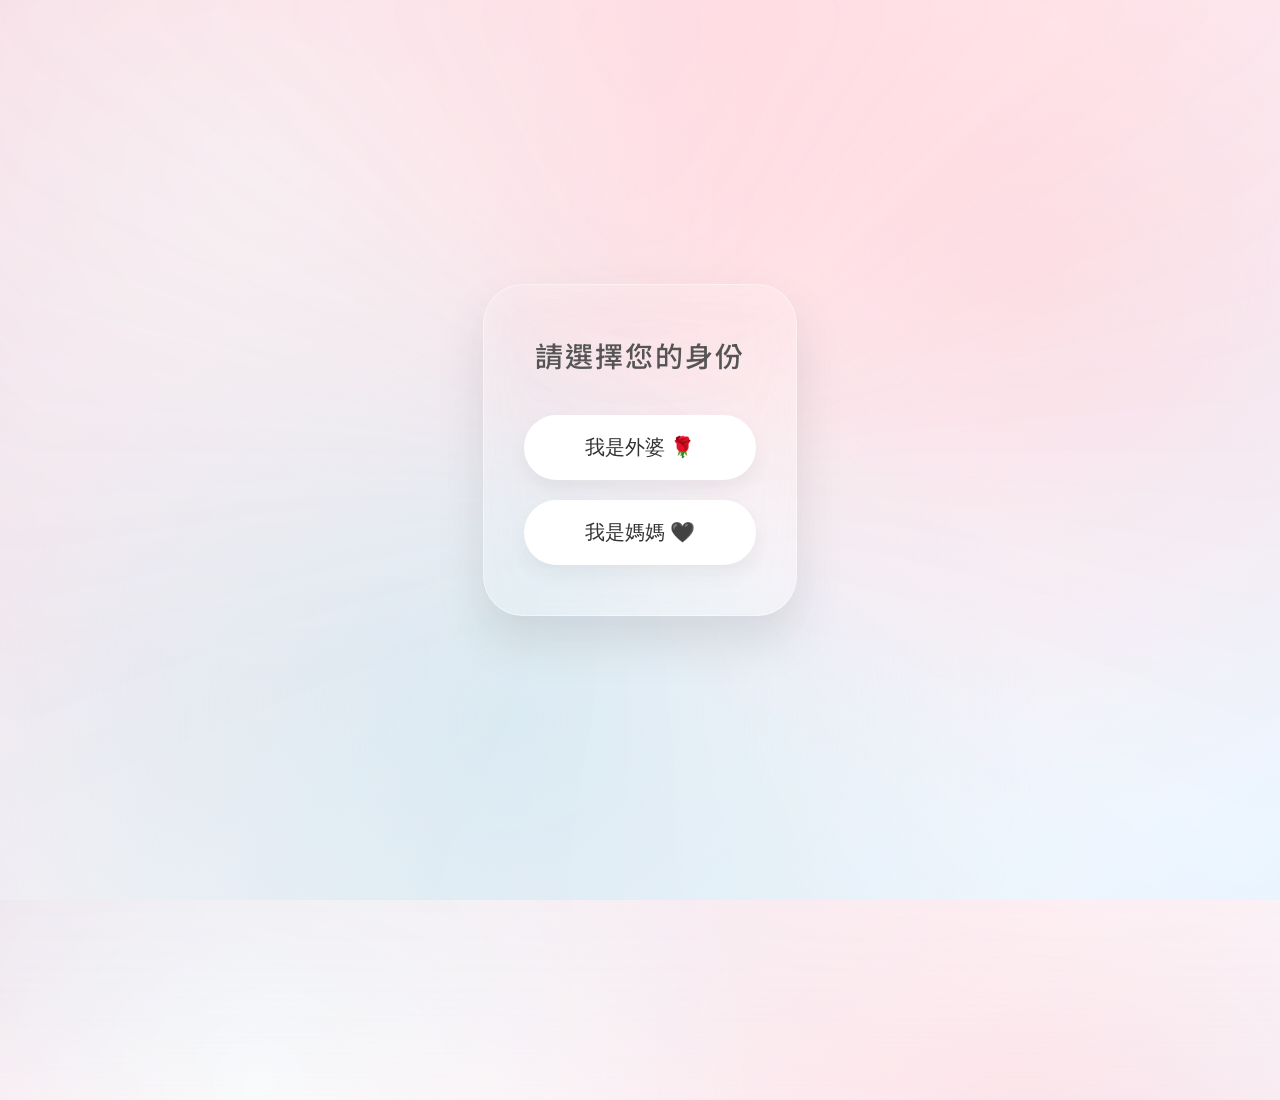
<file: index.html>
<!DOCTYPE html>
<html lang="zh-TW">
<head>
    <meta charset="UTF-8">
    <meta name="viewport" content="width=device-width, initial-scale=1.0">
    <title>母親節專屬驚喜</title>
    <link href="https://fonts.googleapis.com/css2?family=Noto+Sans+TC:wght@300;400;500;700&display=swap" rel="stylesheet">
    <style>
        /* ===== 基礎設定與進場動畫 ===== */
        * {
            margin: 0;
            padding: 0;
            box-sizing: border-box;
        }

        @keyframes pageFadeIn {
            from { opacity: 0; transform: translateY(10px); }
            to { opacity: 1; transform: translateY(0); }
        }

        body {
            height: 100vh;
            overflow: hidden;
            display: flex;
            justify-content: center;
            align-items: center;
            font-family: 'Noto Sans TC', sans-serif;
            animation: pageFadeIn 1s ease-out forwards;
            
            /* 與主頁一致的夢幻背景 */
            background: 
                radial-gradient(circle at 20% 20%, rgba(255,255,255,.9), transparent 40%),
                radial-gradient(circle at 80% 30%, rgba(255,182,193,.35), transparent 45%),
                radial-gradient(circle at 40% 80%, rgba(173,216,230,.35), transparent 50%),
                linear-gradient(135deg, #ffe4ec, #fff7fa, #e6f3ff);
        }

        /* ===== 背景流動光影 ===== */
        body::before {
            content: "";
            position: absolute;
            inset: -200px;
            background: conic-gradient(
                from 0deg,
                rgba(255,182,193,0.3),
                rgba(255,255,255,0.2),
                rgba(173,216,230,0.2),
                rgba(255,182,193,0.3)
            );
            filter: blur(90px);
            animation: spin 20s linear infinite;
            z-index: 0;
        }

        @keyframes spin {
            from { transform: rotate(0deg); }
            to { transform: rotate(360deg); }
        }

        /* ===== 登入容器 ===== */
        .login-container {
            position: relative;
            z-index: 10;
            text-align: center;
            padding: 50px 40px;
            background: rgba(255, 255, 255, 0.25);
            backdrop-filter: blur(20px);
            -webkit-backdrop-filter: blur(20px);
            border-radius: 40px;
            border: 1px solid rgba(255, 255, 255, 0.4);
            box-shadow: 0 25px 50px rgba(0, 0, 0, 0.1);
        }

        h1 {
            color: #555; /* 使用深灰色，質感更好 */
            font-size: 28px;
            margin-bottom: 40px;
            letter-spacing: 2px;
            font-weight: 500;
        }

        /* ===== 華麗按鈕組 ===== */
        .btn-group {
            display: flex;
            flex-direction: column;
            gap: 20px;
        }

        .btn {
            position: relative;
            padding: 18px 60px;
            font-size: 20px;
            font-weight: 500;
            border: none;
            border-radius: 999px;
            cursor: pointer;
            transition: all 0.4s cubic-bezier(0.175, 0.885, 0.32, 1.275);
            overflow: hidden;
            background: white;
            color: #333; /* 按鈕文字黑色/深灰 */
            box-shadow: 0 10px 20px rgba(0, 0, 0, 0.05);
            border: 1px solid rgba(255, 255, 255, 0.8);
        }

        /* 按鈕內的動態漸層 */
        .btn::before {
            content: "";
            position: absolute;
            top: 0;
            left: -100%;
            width: 100%;
            height: 100%;
            background: linear-gradient(
                90deg,
                transparent,
                rgba(255, 182, 193, 0.4),
                transparent
            );
            transition: 0.5s;
        }

        .btn:hover {
            transform: translateY(-5px) scale(1.05);
            box-shadow: 0 15px 30px rgba(255, 182, 193, 0.4);
            color: #d96c87; /* 懸停時變色 */
        }

        .btn:hover::before {
            left: 100%;
        }

        /* 外婆按鈕專屬色（玫瑰粉） */
        .btn-grandma:hover {
            border-color: #ffb6c1;
        }

        /* 媽媽按鈕專屬色（酷洛米紫/灰） */
        .btn-mom:hover {
            border-color: #b19cd9;
        }

        /* 離場動畫層 */
        .transition-overlay {
            position: fixed;
            inset: 0;
            background: white;
            opacity: 0;
            pointer-events: none;
            z-index: 9999;
            transition: 0.6s ease;
        }

        .transition-overlay.active {
            opacity: 1;
        }
    </style>
</head>
<body>

    <div class="transition-overlay" id="overlay"></div>

    <div class="login-container">
        <h1>請選擇您的身份</h1>
        <div class="btn-group">
            <button onclick="selectUser('grandma')" class="btn btn-grandma">我是外婆 🌹</button>
            <button onclick="selectUser('mom')" class="btn btn-mom">我是媽媽 🖤</button>
        </div>
    </div>

    <script>
        function selectUser(user) {
            const overlay = document.getElementById('overlay');
            localStorage.setItem('userRole', user);
            
            // 觸發離場視覺效果
            overlay.classList.add('active');
            document.querySelector('.login-container').style.transform = 'scale(0.9)';
            document.querySelector('.login-container').style.opacity = '0';
            document.querySelector('.login-container').style.transition = '0.6s';

            // 延遲跳轉確保動畫跑完
            setTimeout(() => {
                window.location.href = 'splash.html';
            }, 600);
        }
    </script>
</body>
</html>
</file>
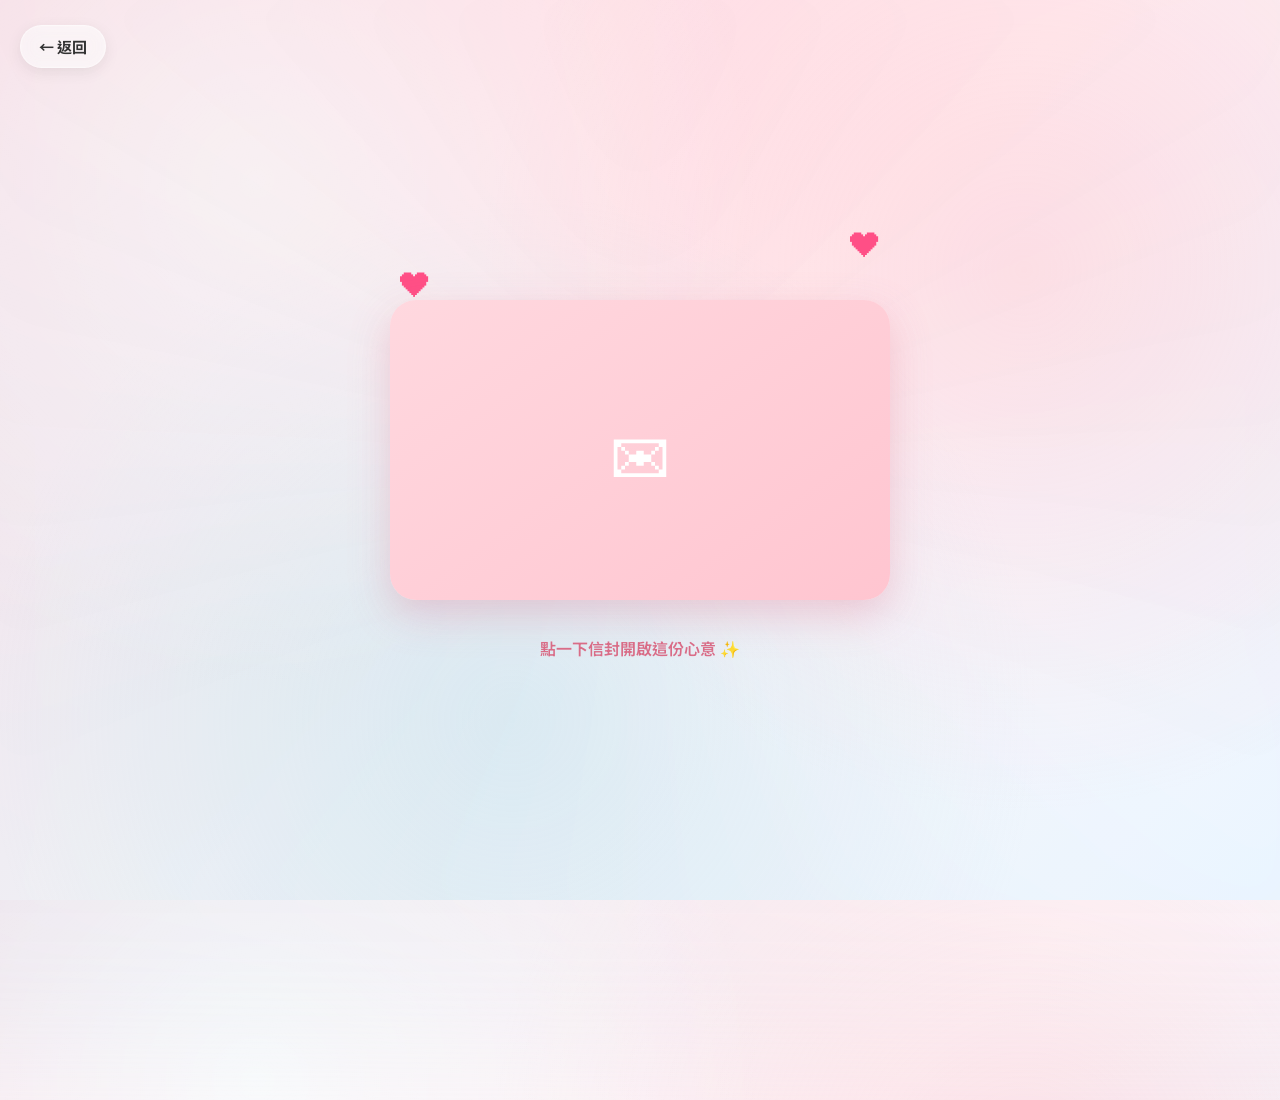
<file: letter.html>
<!DOCTYPE html>
<html lang="zh-TW">
<head>
    <meta charset="UTF-8">
    <meta name="viewport" content="width=device-width, initial-scale=1.0">
    <title>母親節專屬信件</title>
    <link href="https://fonts.googleapis.com/css2?family=Noto+Sans+TC:wght@300;400;500;700&display=swap" rel="stylesheet">

    <style>
        /* ===== 基礎配置 ===== */
        * { margin: 0; padding: 0; box-sizing: border-box; }

        @keyframes pageFadeIn { from { opacity: 0; } to { opacity: 1; } }

        body {
            height: 100vh;
            width: 100vw;
            overflow: hidden;
            display: flex;
            justify-content: center; /* 水平置中 */
            align-items: center;     /* 垂直置中：確保信封在正中央 */
            font-family: 'Noto Sans TC', sans-serif;
            position: relative;
            animation: pageFadeIn 0.8s ease forwards;
            background:
                radial-gradient(circle at 20% 20%, rgba(255,255,255,.9), transparent 40%),
                radial-gradient(circle at 80% 30%, rgba(255,182,193,.35), transparent 45%),
                radial-gradient(circle at 40% 80%, rgba(173,216,230,.35), transparent 50%),
                linear-gradient(135deg, #ffe4ec, #fff7fa, #e6f3ff);
        }

        /* ===== 動態背景特效 ===== */
        body::before {
            content: "";
            position: absolute;
            inset: -200px;
            background: conic-gradient(from 0deg, rgba(255,182,193,.25), rgba(255,255,255,.2), rgba(173,216,230,.2), rgba(255,182,193,.25));
            filter: blur(90px);
            animation: spin 18s linear infinite;
            z-index: 0;
        }

        /* ===== 返回鍵：確保永遠在最上層且不遮擋中央 ===== */
        .back-btn {
            position: fixed;
            top: 25px;
            left: 20px;
            padding: 10px 18px;
            border-radius: 999px;
            background: rgba(255,255,255,0.6);
            backdrop-filter: blur(10px);
            color: #333;
            font-size: 15px;
            font-weight: 700;
            border: 1px solid rgba(255,255,255,0.4);
            cursor: pointer;
            box-shadow: 0 4px 15px rgba(0,0,0,0.08);
            transition: .3s ease;
            z-index: 1000; /* 最高層級 */
        }

        .back-btn:hover { transform: scale(1.05); background: white; }

        /* ===== 信件容器：核心置中與展開邏輯 ===== */
        .container {
            position: relative;
            width: 500px;
            height: 300px; /* 初始高度與信封一致 */
            display: flex;
            justify-content: center;
            align-items: center; 
            z-index: 5;
        }

        .letter {
            position: absolute;
            width: 90%;
            height: 100%; /* 初始高度縮在信封內 */
            background: rgba(255,255,255,0.98);
            border-radius: 28px;
            padding: 40px 15px 40px 40px; 
            line-height: 2.2;
            color: #555;
            box-shadow: 0 10px 30px rgba(0,0,0,0.1);
            transition: 1s cubic-bezier(0.4, 0, 0.2, 1);
            overflow: hidden;
            z-index: 1;
            opacity: 0;
            transform: scale(0.9); /* 初始微縮小 */
        }

        /* 內容滾動區 */
        .content {
            height: 100%;
            overflow-y: auto;
            padding-right: 20px;
        }

        .content::-webkit-scrollbar { width: 5px; }
        .content::-webkit-scrollbar-thumb { background: #f3c7cf; border-radius: 10px; }

        .letter::before {
            content: "";
            position: absolute;
            inset: 18px;
            border: 2px dashed #f3c7cf;
            border-radius: 22px;
            pointer-events: none;
            z-index: 2;
        }

        .content h2 { color: #d96c87; margin-bottom: 15px; }
        .content p { font-size: 18px; margin-bottom: 15px; opacity: 0; transform: translateY(20px); transition: .6s; }

        /* ===== 信封樣式 ===== */
        .envelope {
            position: absolute;
            width: 100%;
            height: 100%;
            cursor: pointer;
            transition: 0.8s ease;
            z-index: 10;
        }

        .envelope-back {
            position: absolute;
            inset: 0;
            background: linear-gradient(145deg, #ffd8df, #ffc5d0);
            border-radius: 26px;
            box-shadow: 0 15px 40px rgba(217, 108, 135, 0.3);
            display: flex;
            justify-content: center;
            align-items: center;
        }

        /* ===== 打開後的狀態：從中心向上下展開 ===== */
        .open .envelope {
            transform: translateY(150px); /* 信封往下掉 */
            opacity: 0;
            pointer-events: none;
        }

        .open .letter {
            opacity: 1;
            /* 關鍵：scale 讓它感覺是從中心長大的，height 往上下拉長 */
            transform: scale(1.02); 
            height: 80vh; 
            max-height: 550px;
            z-index: 11;
        }

        .open .content p { opacity: 1; transform: translateY(0); transition-delay: 0.3s; }

        /* ===== 裝飾 ===== */
        .heart { position: absolute; color: #ff4f86; font-size: 30px; animation: float 3s infinite; }
        .h1 { top: -40px; left: 10px; }
        .h2 { top: -80px; right: 10px; }

        .tip {
            position: absolute;
            bottom: -60px;
            width: 100%;
            text-align: center;
            color: #d96c87;
            font-weight: 600;
            animation: float 2s infinite;
        }

        .petals span {
            position: absolute;
            top: -10%;
            width: 12px;
            height: 12px;
            background: rgba(255,182,193,.8);
            border-radius: 50% 50% 50% 0;
            animation: fall 10s linear infinite;
        }

        @keyframes float { 0%, 100% { transform: translateY(0); } 50% { transform: translateY(-15px); } }
        @keyframes spin { from { transform: rotate(0deg); } to { transform: rotate(360deg); } }
        @keyframes fall { 0% { transform: translateY(-10%) rotate(0deg); opacity: 0; } 10% { opacity: 1; } 100% { transform: translateY(110vh) rotate(360deg); opacity: 0; } }

        /* 手機版適應：確保不會撞到返回鍵 */
        @media (max-width: 550px) {
            .back-btn { top: 15px; left: 15px; padding: 8px 14px; font-size: 13px; }
            .container { width: 90vw; }
            .letter { width: 95%; padding: 30px 10px 30px 20px; }
        }
    </style>
</head>

<body>
    <!-- 返回鍵 -->
    <div class="back-btn" onclick="goBack()">← 返回</div>
    
    <div class="petals" id="petal-container"></div>

    <div class="container">
        <!-- 裝飾心形 -->
        <div class="heart h1">❤</div>
        <div class="heart h2">❤</div>

        <!-- 信紙部分 -->
        <div class="letter">
            <div class="content">
                <h2>To <span id="title-role">Mom</span></h2>
                <p>親愛的<span id="target"></span>：</p>
                <p>這是一個特別為您製作的小驚喜。</p>
                <p>謝謝您在過去的日子裡，總是給予我最溫暖的支持與照顧。無論我遇到什麼困難，只要想到家，心裡就充滿了力量。</p>
                <p>雖然平常我可能不常把感謝掛在嘴邊，但在這個屬於您的日子，我真的很想對您說：您辛苦了！</p>
                <p>願這份小小的禮物能帶給您好心情，也希望您在未來的每一天，都能像今天一樣笑得燦爛，身體健康，事事順心。</p>
                <p>我們一起創造了許多美好的回憶，未來我也會一直陪伴在您身邊，讓我們繼續幸福下去吧！</p>
                <p>再次祝您 母親節快樂，我愛您！❤</p>
                <p style="text-align: right; margin-top: 30px;">您的孩子 敬上</p>
            </div>
        </div>

        <!-- 信封部分 -->
        <div class="envelope" onclick="openLetter()">
            <div class="envelope-back">
                <span style="color: white; font-size: 60px;">✉</span>
            </div>
            <div class="tip">點一下信封開啟這份心意 ✨</div>
        </div>
    </div>

    <script>
        const role = localStorage.getItem('userRole') || 'mom';
        document.getElementById('target').innerText = (role === 'mom') ? '媽媽' : '外婆';
        document.getElementById('title-role').innerText = (role === 'mom') ? 'Mom' : 'Grandma';

        const petalContainer = document.getElementById('petal-container');
        for (let i = 0; i < 8; i++) {
            const span = document.createElement('span');
            span.style.left = (Math.random() * 100) + '%';
            span.style.animationDelay = (Math.random() * 5) + 's';
            span.style.animationDuration = (Math.random() * 5 + 5) + 's';
            petalContainer.appendChild(span);
        }

        function openLetter() {
            document.querySelector('.container').classList.add('open');
        }

        function goBack() {
            document.body.style.opacity = '0';
            setTimeout(() => {
                window.location.href = 'main.html';
            }, 300);
        }
    </script>
</body>
</html>
</file>
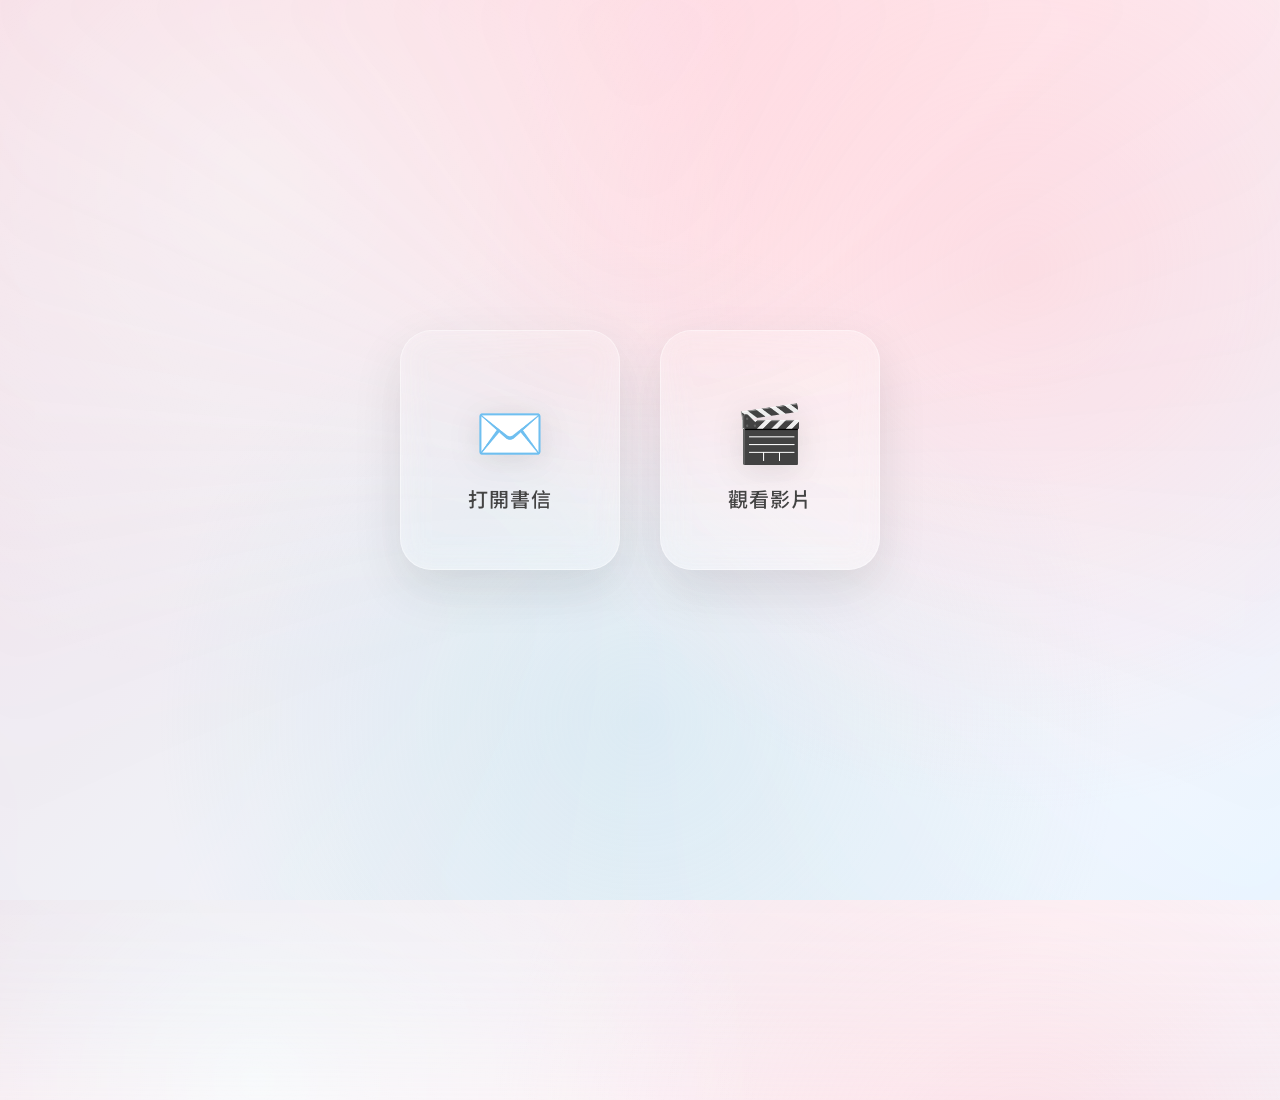
<file: main.html>
<!DOCTYPE html>
<html lang="zh-TW">
<head>
<meta charset="UTF-8">
<meta name="viewport" content="width=device-width, initial-scale=1.0">
<title>母親節快樂 - 首頁</title>

<link href="https://fonts.googleapis.com/css2?family=Noto+Sans+TC:wght@300;400;500;700&display=swap" rel="stylesheet">

<style>
/* ======================
    🌌 基礎與防閃爍動畫
====================== */
* {
    margin: 0;
    padding: 0;
    box-sizing: border-box;
}

@keyframes pageFadeIn {
    from { opacity: 0; transform: scale(1.02); }
    to { opacity: 1; transform: scale(1); }
}

body {
    margin: 0;
    height: 100vh;
    overflow: hidden;
    display: flex;
    justify-content: center;
    align-items: center;
    font-family: 'Noto Sans TC', sans-serif;
    /* 防止換頁瞬間閃爍 */
    animation: pageFadeIn 0.8s ease-out forwards;

    background:
    radial-gradient(circle at 20% 20%, rgba(255,255,255,.9), transparent 40%),
    radial-gradient(circle at 80% 30%, rgba(255,182,193,.35), transparent 45%),
    radial-gradient(circle at 50% 80%, rgba(173,216,230,.35), transparent 50%),
    linear-gradient(135deg, #ffe4ec, #fff7fb, #e6f3ff);
}

/* 🌈 流動光層 */
body::before {
    content: "";
    position: absolute;
    inset: -200px;
    background: conic-gradient(
        from 0deg,
        rgba(255,182,193,.3),
        rgba(255,255,255,.2),
        rgba(173,216,230,.2),
        rgba(255,182,193,.3)
    );
    filter: blur(90px);
    animation: spin 18s linear infinite;
    z-index: 0;
}

/* ======================
    📦 主選單
====================== */
.main-menu {
    display: flex;
    gap: 40px;
    z-index: 2;
}

/* ======================
    💎 卡片樣式
====================== */
.card {
    width: 220px;
    height: 240px;
    background: rgba(255,255,255,0.3);
    backdrop-filter: blur(15px);
    -webkit-backdrop-filter: blur(15px);
    border-radius: 32px;
    display: flex;
    flex-direction: column;
    justify-content: center;
    align-items: center;
    box-shadow: 0 20px 50px rgba(0,0,0,0.1);
    border: 1px solid rgba(255,255,255,0.4);
    cursor: pointer;
    position: relative;
    overflow: hidden;
    transition: all 0.4s cubic-bezier(0.175, 0.885, 0.32, 1.275);
}

.card:hover {
    transform: translateY(-15px) scale(1.05);
    background: rgba(255,255,255,0.5);
    box-shadow: 0 30px 60px rgba(255,182,193,0.4);
}

/* ✨ 光影掃過效果 */
.card::after {
    content: "";
    position: absolute;
    top: 0;
    left: -150%;
    width: 100%;
    height: 100%;
    background: linear-gradient(90deg, transparent, rgba(255,255,255,0.4), transparent);
    transform: skewX(-20deg);
    transition: 0.6s;
}

.card:hover::after {
    left: 150%;
}

.icon {
    font-size: 56px;
    margin-bottom: 15px;
    filter: drop-shadow(0 5px 15px rgba(0,0,0,0.1));
}

h2 {
    font-size: 20px;
    color: #444;
    font-weight: 500;
    letter-spacing: 1px;
}

/* ======================
    🚪 轉場遮罩
====================== */
.page-transition {
    position: fixed;
    inset: 0;
    background: linear-gradient(135deg, #ffb6c1, #cfe8ff);
    opacity: 0;
    pointer-events: none;
    z-index: 9999;
    transition: opacity 0.5s ease-in-out;
}

.page-transition.active {
    opacity: 1;
    pointer-events: all;
}

/* ======================
    🔁 動畫定義
====================== */
@keyframes spin {
    0% { transform: rotate(0deg); }
    100% { transform: rotate(360deg); }
}

/* 手機版優化 */
@media (max-width: 600px) {
    .main-menu {
        flex-direction: column;
        gap: 20px;
    }
    .card {
        width: 180px;
        height: 180px;
    }
}
</style>
</head>

<body>

<!-- 轉場層 -->
<div class="page-transition" id="transition"></div>

<!-- 主選單內容 -->
<div class="main-menu">

    <!-- 前往書信 -->
    <div class="card" onclick="goPage('letter.html')">
        <div class="icon">✉️</div>
        <h2>打開書信</h2>
    </div>

    <!-- 前往影片 -->
    <div class="card" onclick="goPage('video.html')">
        <div class="icon">🎬</div>
        <h2>觀看影片</h2>
    </div>

</div>

<script>
// 頁面跳轉邏輯
function goPage(url) {
    const transitionLayer = document.getElementById('transition');
    
    // 1. 啟動轉場遮罩（漸黑/漸色）
    transitionLayer.classList.add('active');
    
    // 2. 讓原本的內容縮小淡出
    document.querySelector('.main-menu').style.opacity = '0';
    document.querySelector('.main-menu').style.transform = 'scale(0.9)';
    document.querySelector('.main-menu').style.transition = '0.5s ease';

    // 3. 延遲跳頁，等待動畫完成
    setTimeout(() => {
        window.location.href = url;
    }, 500);
}

// 處理瀏覽器「上一頁」跳回時的狀態恢復
window.onpageshow = function(event) {
    if (event.persisted) {
        document.getElementById('transition').classList.remove('active');
        document.querySelector('.main-menu').style.opacity = '1';
        document.querySelector('.main-menu').style.transform = 'scale(1)';
    }
};
</script>

</body>
</html>
</file>
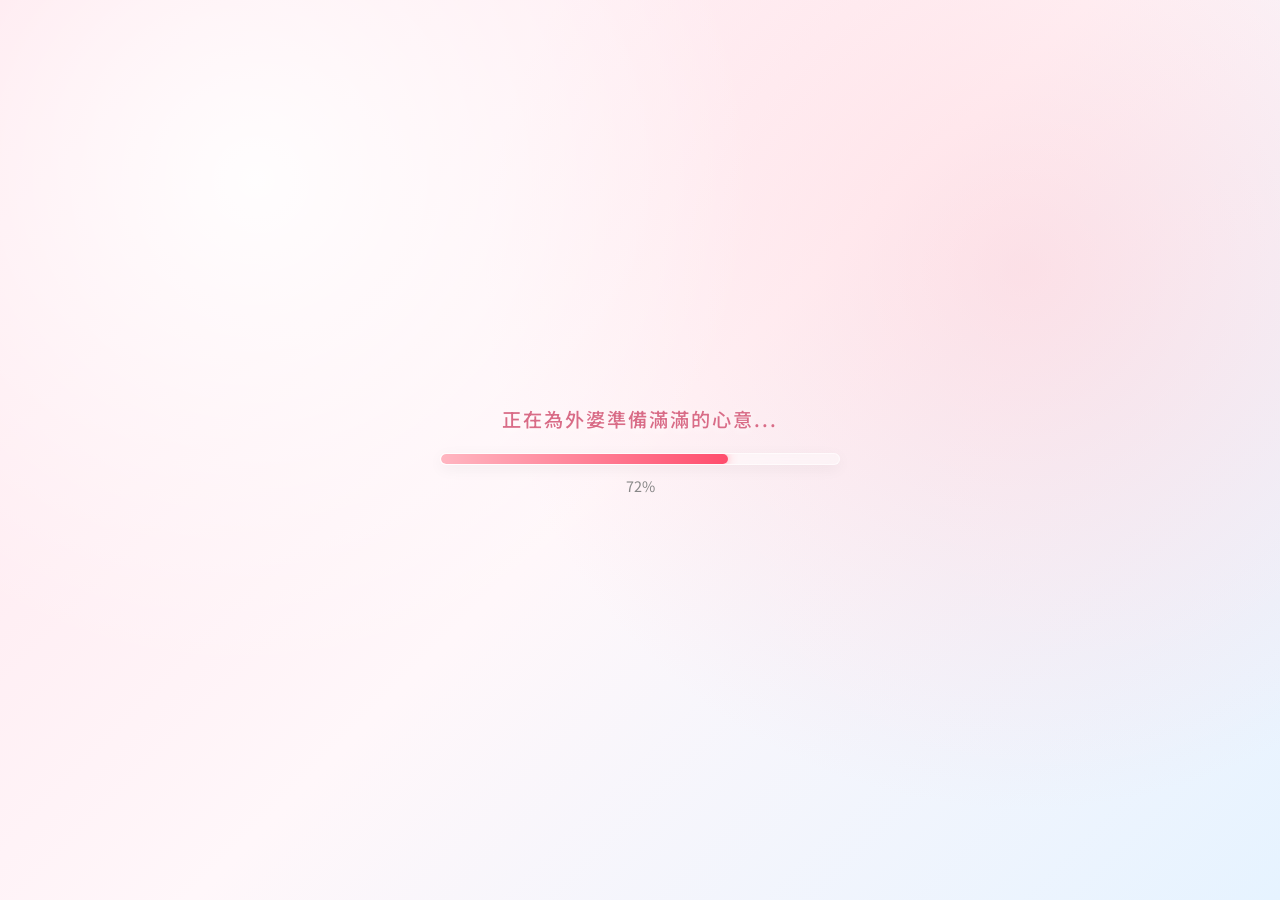
<file: splash.html>
<!DOCTYPE html>
<html lang="zh-TW">
<head>
    <meta charset="UTF-8">
    <meta name="viewport" content="width=device-width, initial-scale=1.0">
    <title>專屬驚喜製作中...</title>
    <link href="https://fonts.googleapis.com/css2?family=Noto+Sans+TC:wght@300;400;500;700&display=swap" rel="stylesheet">
    <style>
        /* ===== 基礎背景 (延續主視覺) ===== */
        * { margin: 0; padding: 0; box-sizing: border-box; }
        
        body {
            height: 100vh;
            overflow: hidden;
            display: flex;
            flex-direction: column;
            justify-content: center;
            align-items: center;
            font-family: 'Noto Sans TC', sans-serif;
            background: 
                radial-gradient(circle at 20% 20%, rgba(255,255,255,.9), transparent 40%),
                radial-gradient(circle at 80% 30%, rgba(255,182,193,.35), transparent 45%),
                linear-gradient(135deg, #ffe4ec, #fff7fa, #e6f3ff);
        }

        /* ===== 飄落動畫 ===== */
        .falling-item {
            position: fixed;
            top: -60px;
            z-index: 1;
            pointer-events: none;
            animation: fall linear forwards;
        }

        @keyframes fall {
            to { transform: translateY(110vh) rotate(360deg); }
        }

        /* ===== 進度條容器 ===== */
        .loader-wrapper {
            position: relative;
            z-index: 10;
            text-align: center;
            width: 80%;
            max-width: 400px;
        }

        .loading-text {
            font-size: 1.2rem;
            color: #d96c87;
            margin-bottom: 20px;
            font-weight: 500;
            letter-spacing: 2px;
            text-shadow: 0 2px 10px rgba(255,255,255,0.8);
        }

        /* 外層進度條軌道 */
        .progress-bar-bg {
            width: 100%;
            height: 12px;
            background: rgba(255, 255, 255, 0.4);
            border-radius: 20px;
            backdrop-filter: blur(5px);
            border: 1px solid rgba(255, 255, 255, 0.6);
            overflow: hidden;
            box-shadow: 0 4px 15px rgba(0,0,0,0.05);
        }

        /* 實際跑動的進度條 */
        .progress-fill {
            width: 0%;
            height: 100%;
            background: linear-gradient(90deg, #ffb6c1, #ff4d6d);
            border-radius: 20px;
            transition: width 0.1s linear;
            box-shadow: 0 0 10px rgba(255, 77, 109, 0.5);
        }

        .percentage {
            margin-top: 10px;
            font-size: 0.9rem;
            color: #888;
        }
    </style>
</head>
<body id="splash-body">

    <div class="loader-wrapper">
        <div class="loading-text" id="status-text">正在為您準備驚喜...</div>
        <div class="progress-bar-bg">
            <div class="progress-fill" id="progress"></div>
        </div>
        <div class="percentage" id="percent-num">0%</div>
    </div>

    <script>
        const role = localStorage.getItem('userRole');
        const container = document.getElementById('splash-body');
        const statusText = document.getElementById('status-text');
        const progressFill = document.getElementById('progress');
        const percentNum = document.getElementById('percent-num');

        // 1. 根據身份調整文字
        if (role === 'mom') {
            statusText.innerText = "正在收集給媽媽的愛心...";
        } else {
            statusText.innerText = "正在為外婆準備滿滿的心意...";
        }

        // 2. 產生飄落效果
        function createFallingEffect(type) {
            const count = 35;
            for (let i = 0; i < count; i++) {
                setTimeout(() => {
                    const item = document.createElement('div');
                    item.className = 'falling-item';
                    item.style.left = Math.random() * 100 + 'vw';
                    item.style.animationDuration = (Math.random() * 3 + 3) + 's';
                    item.style.opacity = Math.random() * 0.7 + 0.3;
                    
                    if (type === 'kuromi') {
                        // 媽媽：庫洛米
                        item.innerHTML = '<img src="kuromi.png" width="45" style="filter: drop-shadow(0 5px 10px rgba(0,0,0,0.1))">'; 
                    } else {
                        // 外婆：粉紅愛心 (取代玫瑰)
                        item.innerText = '💗'; 
                        item.style.fontSize = (Math.random() * 1 + 1.5) + 'rem';
                    }
                    container.appendChild(item);
                }, i * 150);
            }
        }

        if (role === 'mom') {
            createFallingEffect('kuromi');
        } else {
            createFallingEffect('heart'); // 這裡傳入 heart 觸發愛心效果
        }

        // 3. 進度條邏輯
        let width = 0;
        const duration = 3500; 
        const intervalTime = 35; 
        const step = 100 / (duration / intervalTime);

        const timer = setInterval(() => {
            if (width >= 100) {
                clearInterval(timer);
                setTimeout(() => {
                    window.location.href = 'main.html';
                }, 500);
            } else {
                width += step;
                progressFill.style.width = Math.min(width, 100) + '%';
                percentNum.innerText = Math.floor(Math.min(width, 100)) + '%';
            }
        }, intervalTime);

    </script>
</body>
</html>
</file>
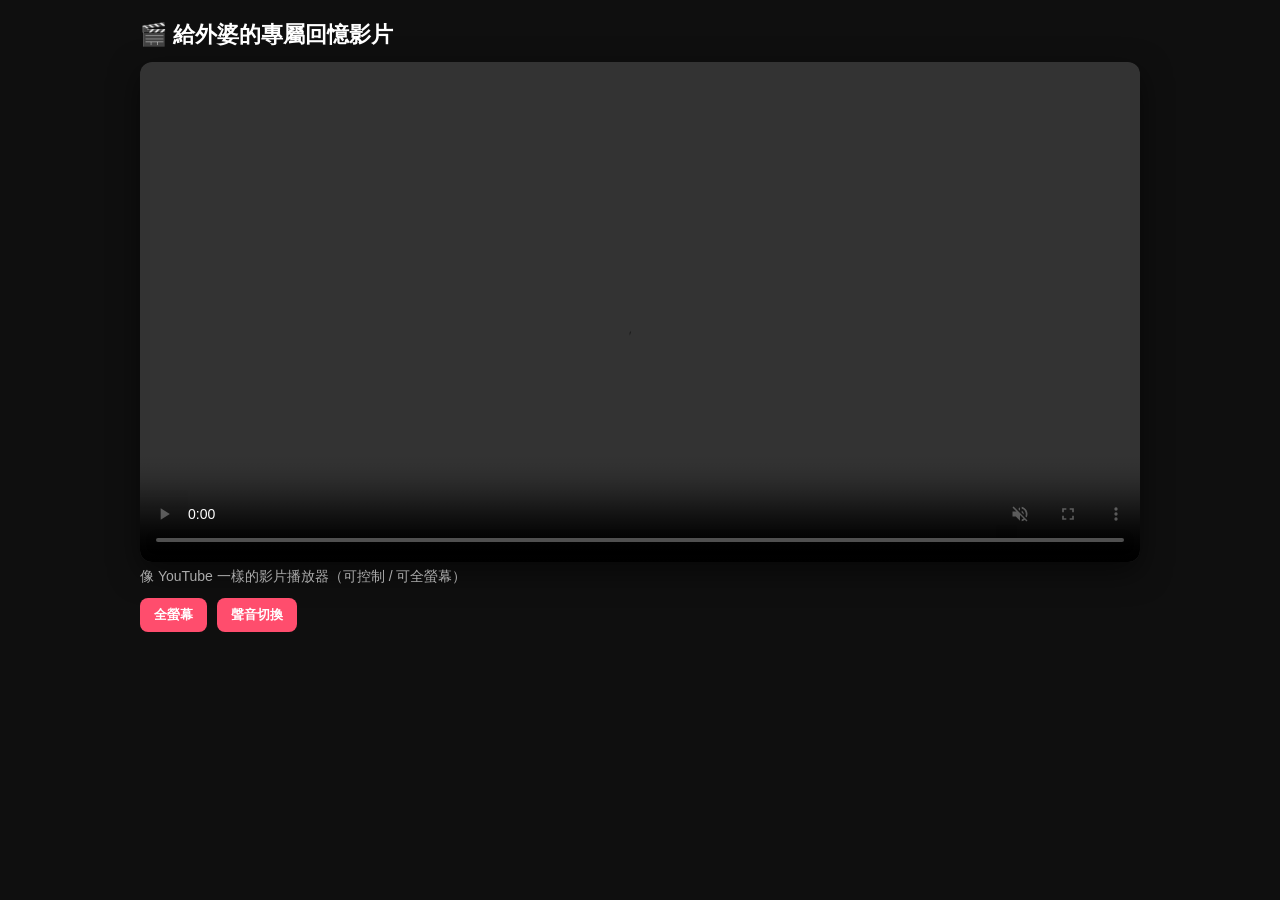
<file: video.html>
<!DOCTYPE html>
<html lang="zh-TW">
<head>
<meta charset="UTF-8">
<meta name="viewport" content="width=device-width, initial-scale=1.0">
<title>專屬影片播放器</title>

<style>
    body {
        margin: 0;
        background: #0f0f0f;
        font-family: "Noto Sans TC", sans-serif;
        color: white;
        display: flex;
        justify-content: center;
    }

    .page {
        width: 100%;
        max-width: 1000px;
        padding: 20px;
    }

    .title {
        font-size: 22px;
        font-weight: bold;
        margin-bottom: 12px;
    }

    /* 影片容器 */
    .video-box {
        width: 100%;
        background: black;
        border-radius: 12px;
        overflow: hidden;
        box-shadow: 0 10px 30px rgba(0,0,0,0.5);
    }

    video {
        width: 100%;
        display: block;
    }

    /* 控制按鈕區 */
    .actions {
        margin-top: 12px;
        display: flex;
        gap: 10px;
    }

    button {
        padding: 8px 14px;
        border: none;
        border-radius: 8px;
        cursor: pointer;
        background: #ff4d6d;
        color: white;
        font-weight: bold;
    }

    button:hover {
        opacity: 0.8;
    }

    /* YouTube感副標 */
    .subtitle {
        margin-top: 6px;
        color: #aaa;
        font-size: 14px;
    }
</style>
</head>

<body>

<div class="page">

    <!-- 標題 -->
    <div class="title" id="title">🎬 專屬影片</div>

    <!-- 影片 -->
    <div class="video-box">
        <video id="video" controls>
            <source src="mother.mp4" type="video/mp4">
            您的瀏覽器不支援影片播放
        </video>
    </div>

    <!-- 副標 -->
    <div class="subtitle">像 YouTube 一樣的影片播放器（可控制 / 可全螢幕）</div>

    <!-- 按鈕 -->
    <div class="actions">
        <button onclick="fullscreen()">全螢幕</button>
        <button onclick="toggleMute()">聲音切換</button>
    </div>

</div>

<script>
const video = document.getElementById("video");

// 預設靜音（避免 autoplay 限制）
video.muted = true;

// 全螢幕
function fullscreen() {
    if (video.requestFullscreen) {
        video.requestFullscreen();
    } else if (video.webkitRequestFullscreen) {
        video.webkitRequestFullscreen();
    }
}

// 開關聲音
function toggleMute() {
    video.muted = !video.muted;
    video.play();
}

// 標題切換
const role = localStorage.getItem('userRole');
const title = document.getElementById('title');

if (role === 'mom') {
    title.innerText = "🎬 給媽媽的專屬回憶影片";
} else {
    title.innerText = "🎬 給外婆的專屬回憶影片";
}
</script>

</body>
</html>
</file>
